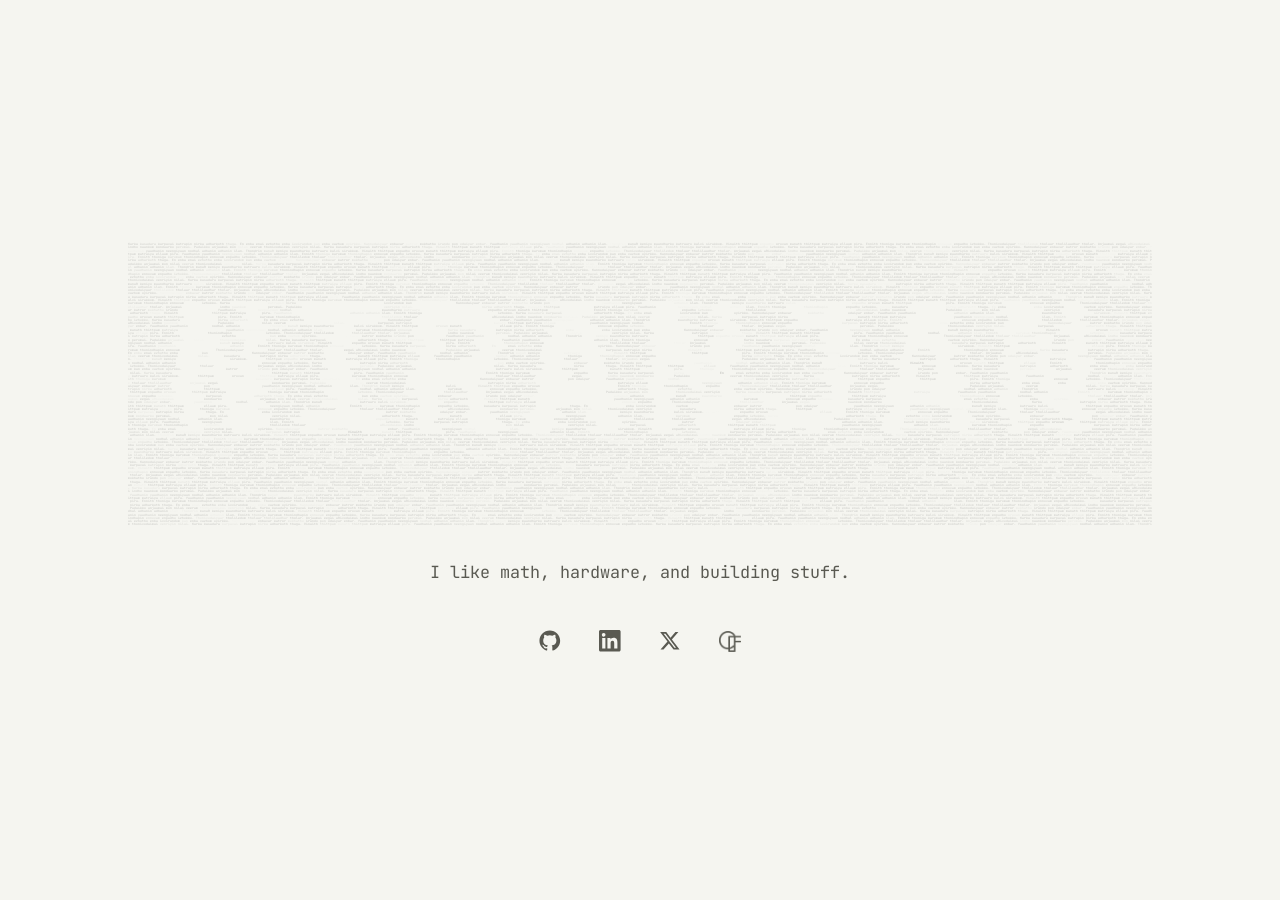
<file: index.html>
<!doctype html>
<html lang="en">
<head>
  <meta charset="utf-8" />
  <meta name="viewport" content="width=device-width, initial-scale=1" />
  <title>Niranjan</title>
  <meta name="description" content="Niranjan Baskaran — math, hardware, building stuff." />
  <link rel="preconnect" href="https://fonts.googleapis.com" />
  <link rel="preconnect" href="https://fonts.gstatic.com" crossorigin />
  <link rel="stylesheet" href="https://fonts.googleapis.com/css2?family=JetBrains+Mono:wght@400;500;700;800&display=swap" />
  <style>
    :root {
      --bg: #0e0e0e;
      --fg: #f5f5f0;
      --muted: #8a8a82;
      --accent: #f5a524;
      --outside-alpha: 0.12;
    }
    @media (prefers-color-scheme: light) {
      :root { --bg: #f5f5f0; --fg: #0e0e0e; --muted: #5a5a52; --accent: #b86d00; --outside-alpha: 0.18; }
    }

    * { box-sizing: border-box; }
    html, body { margin: 0; padding: 0; height: 100%; }
    body {
      background: var(--bg);
      color: var(--fg);
      font-family: "Berkeley Mono", "TX-02", "JetBrains Mono", ui-monospace, SFMono-Regular, Menlo, Consolas, monospace;
      min-height: 100dvh;
      display: flex;
      align-items: center;
      justify-content: center;
      padding: 2rem 1rem;
      line-height: 1.5;
      text-align: center;
    }
    main {
      width: 100%;
      max-width: 64rem;
    }

    .name-stage {
      position: relative;
      width: 100%;
      aspect-ratio: 5 / 1.4;
      margin: 0 0 2rem;
    }
    .name-stage canvas {
      display: block;
      width: 100%;
      height: 100%;
    }
    .sr-only {
      position: absolute;
      width: 1px;
      height: 1px;
      padding: 0;
      margin: -1px;
      overflow: hidden;
      clip: rect(0 0 0 0);
      white-space: nowrap;
      border: 0;
    }

    p.subtitle {
      color: var(--muted);
      font-size: 1.05rem;
      margin: 0 0 2.5rem;
    }
    ul.links {
      list-style: none;
      padding: 0;
      margin: 0;
      display: flex;
      flex-direction: row;
      justify-content: center;
      align-items: center;
      gap: 1.75rem;
    }
    ul.links a {
      color: var(--muted);
      display: inline-flex;
      align-items: center;
      justify-content: center;
      width: 2rem;
      height: 2rem;
      transition: color 140ms ease, transform 140ms ease;
    }
    ul.links a:hover,
    ul.links a:focus-visible {
      color: var(--fg);
      transform: translateY(-1px);
      outline: none;
    }
    ul.links svg {
      width: 1.35rem;
      height: 1.35rem;
      fill: currentColor;
    }
    ul.links .mask-icon {
      display: inline-block;
      width: 1.35rem;
      height: 1.35rem;
      background-color: currentColor;
      -webkit-mask-image: var(--mask);
      mask-image: var(--mask);
      -webkit-mask-repeat: no-repeat;
      mask-repeat: no-repeat;
      -webkit-mask-position: center;
      mask-position: center;
      -webkit-mask-size: contain;
      mask-size: contain;
    }
  </style>
</head>
<body>
  <main>
    <div class="name-stage">
      <h1 class="sr-only">NIRANJAN</h1>
      <canvas aria-hidden="true"></canvas>
    </div>
    <p class="subtitle">I like math, hardware, and building stuff.</p>
    <ul class="links">
      <li>
        <a href="https://github.com/Bankminer78" rel="me" aria-label="GitHub">
          <svg viewBox="0 0 24 24" aria-hidden="true">
            <path d="M12 .5C5.65.5.5 5.65.5 12c0 5.08 3.29 9.39 7.86 10.91.58.1.79-.25.79-.56 0-.28-.01-1.02-.02-2-3.2.69-3.87-1.54-3.87-1.54-.52-1.33-1.28-1.69-1.28-1.69-1.05-.72.08-.7.08-.7 1.16.08 1.77 1.19 1.77 1.19 1.03 1.77 2.7 1.26 3.36.96.1-.75.4-1.26.73-1.55-2.55-.29-5.24-1.28-5.24-5.69 0-1.26.45-2.29 1.18-3.1-.12-.29-.51-1.46.11-3.05 0 0 .96-.31 3.16 1.18a10.93 10.93 0 0 1 5.75 0c2.2-1.49 3.16-1.18 3.16-1.18.62 1.59.23 2.76.11 3.05.74.81 1.18 1.84 1.18 3.1 0 4.42-2.7 5.39-5.27 5.68.41.36.78 1.07.78 2.16 0 1.56-.01 2.81-.01 3.19 0 .31.21.67.8.55C20.22 21.39 23.5 17.08 23.5 12 23.5 5.65 18.35.5 12 .5z"/>
          </svg>
        </a>
      </li>
      <li>
        <a href="https://www.linkedin.com/in/niranjan-baskaran-a906a5205/" rel="me" aria-label="LinkedIn">
          <svg viewBox="0 0 24 24" aria-hidden="true">
            <path d="M20.45 20.45h-3.55v-5.57c0-1.33-.02-3.04-1.85-3.04-1.86 0-2.14 1.45-2.14 2.94v5.67H9.36V9h3.41v1.56h.05c.47-.9 1.64-1.85 3.37-1.85 3.6 0 4.27 2.37 4.27 5.46v6.28zM5.34 7.43a2.06 2.06 0 1 1 0-4.11 2.06 2.06 0 0 1 0 4.11zM7.12 20.45H3.56V9h3.56v11.45zM22.22 0H1.77C.79 0 0 .77 0 1.72v20.56C0 23.23.79 24 1.77 24h20.45c.98 0 1.78-.77 1.78-1.72V1.72C24 .77 23.2 0 22.22 0z"/>
          </svg>
        </a>
      </li>
      <li>
        <a href="https://x.com/bankminer78" rel="me" aria-label="X">
          <svg viewBox="0 0 24 24" aria-hidden="true">
            <path d="M18.244 2.25h3.308l-7.227 8.26 8.502 11.24H16.17l-5.214-6.817L4.99 21.75H1.68l7.73-8.835L1.254 2.25H8.08l4.713 6.231zm-1.161 17.52h1.833L7.084 4.126H5.117z"/>
          </svg>
        </a>
      </li>
      <li>
        <a href="https://confluence.sh/" rel="me" aria-label="Confluence Labs">
          <span class="mask-icon" style="--mask: url('confluence-mark.png')"></span>
        </a>
      </li>
    </ul>
  </main>

  <script>
    (function () {
      const canvas = document.querySelector('.name-stage canvas');
      const stage = canvas.parentElement;
      const ctx = canvas.getContext('2d', { alpha: false });

      // Romanized Thirukural couplets on learning, firmness, and boldness.
      // Drawn from chapters 40 (Kalvi), 67 (Vinaith-thittpam), and 78
      // (Padaikku-anjaamai). Looped to fill the grid.
      const CANNED_TEXT = (
        "Karka kasadara karpavai katrapin nirka adharkuth thaga. " +
        "En enba enai ezhuthu enba ivvirandum kan enba vazhum uyirkku. " +
        "Kannudaiyaar enbavar katror mukhathu irandu pun udaiyar enbar. " +
        "Yaadhanin yaadhanin neengiyaan nodhal adhanin adhanin ilan. " +
        "Thondrin manaR keniyu maandharku katraaru kalvi sirakkum. " +
        "Vinaith thittpam enpadhu oruvan manath thittpam matraiya ellaam pira. " +
        "Ennith thuniga karumam thunindhapin ennuvam enpadhu izhukku. " +
        "Thunivudaiyaar tholiledum tholaar tholilaadhar tholar. " +
        "Anjaamai eegai aRivudaimai indhu naankum kondaarku perumai. " +
        "Padaikku anjaamai mun nilai veeram thunivudaimai venriyin nilai. " +
        "Karka kasadara karpavai katrapin nirka adharkuth thaga. " +
        "Vinaith thittpam manath thittpam matraiya ellaam pira. " +
        "Yaadhanin yaadhanin neengiyaan nodhal adhanin adhanin ilan. " +
        "Ennith thuniga karumam thunindhapin ennuvam enpadhu izhukku. "
      ).replace(/\s+/g, ' ');

      const FONT_PX = 3;
      const CELL_FONT = `500 ${FONT_PX}px "Berkeley Mono", "TX-02", "JetBrains Mono", ui-monospace, SFMono-Regular, Menlo, Consolas, monospace`;
      const MASK_FONT_FAMILY = `"Berkeley Mono", "TX-02", "JetBrains Mono", ui-monospace, SFMono-Regular, Menlo, Consolas, monospace`;

      let raf = 0;

      function buildMask(W, H) {
        const m = document.createElement('canvas');
        m.width = W; m.height = H;
        const mctx = m.getContext('2d');
        mctx.fillStyle = '#fff';

        // Choose font size so NIRANJAN spans ~92% of the canvas width.
        let fSize = H * 0.95;
        const setFont = (s) => {
          mctx.font = `800 ${s}px ${MASK_FONT_FAMILY}`;
          if ('letterSpacing' in mctx) mctx.letterSpacing = '0.06em';
        };
        setFont(fSize);

        // measureText doesn't account for letterSpacing in older browsers; correct for it.
        const lsExtra = (size) => ('letterSpacing' in mctx ? 0 : size * 0.06 * 7);
        const widthAt = (s) => { setFont(s); return mctx.measureText('NIRANJAN').width + lsExtra(s); };
        const targetW = W * 0.92;
        const w0 = widthAt(fSize);
        if (w0 > targetW) fSize *= targetW / w0;

        setFont(fSize);
        mctx.textBaseline = 'middle';
        mctx.textAlign = 'center';
        mctx.fillText('NIRANJAN', W / 2, H / 2);
        return mctx.getImageData(0, 0, W, H).data;
      }

      function setup() {
        cancelAnimationFrame(raf);

        const dpr = Math.min(2, window.devicePixelRatio || 1);
        const W = stage.clientWidth;
        const H = stage.clientHeight;
        if (W < 80 || H < 30) return;

        canvas.width = Math.round(W * dpr);
        canvas.height = Math.round(H * dpr);
        const c = ctx;
        c.setTransform(1, 0, 0, 1, 0, 0);
        c.scale(dpr, dpr);

        const cs = getComputedStyle(document.documentElement);
        const bg = getComputedStyle(document.body).backgroundColor;
        const fg = cs.getPropertyValue('--fg').trim() || '#f5f5f0';
        const outsideAlpha = parseFloat(cs.getPropertyValue('--outside-alpha')) || 0.12;

        c.fillStyle = bg;
        c.fillRect(0, 0, W, H);

        c.font = CELL_FONT;
        c.textBaseline = 'top';
        const charW = c.measureText('M').width;
        const charH = FONT_PX * 1.1;

        const COLS = Math.floor(W / charW);
        const ROWS = Math.floor(H / charH);
        if (COLS < 8 || ROWS < 4) return;

        const xOffset = (W - COLS * charW) / 2;
        const yOffset = (H - ROWS * charH) / 2;

        const mask = buildMask(W, H);

        const cells = new Array(COLS * ROWS);
        for (let r = 0; r < ROWS; r++) {
          for (let cx = 0; cx < COLS; cx++) {
            const px = Math.min(W - 1, Math.floor(xOffset + cx * charW + charW / 2));
            const py = Math.min(H - 1, Math.floor(yOffset + r * charH + charH / 2));
            const inside = mask[(py * W + px) * 4 + 3] > 80;
            cells[r * COLS + cx] = {
              x: xOffset + cx * charW,
              y: yOffset + r * charH,
              inside,
              char: CANNED_TEXT.charAt((r * COLS + cx) % CANNED_TEXT.length),
              word: null
            };
          }
        }

        // Group consecutive non-space cells into words, classify whole-word
        // by sampling mask at the word's middle cell. Schedule a fade-in
        // window per word so the page denoises out of blackness.
        const reduceMotion = matchMedia('(prefers-reduced-motion: reduce)').matches;
        const words = [];
        let cur = null;
        for (let k = 0; k < cells.length; k++) {
          const cell = cells[k];
          if (cell.char === ' ' || cell.char === '') {
            if (cur) { words.push(cur); cur = null; }
          } else {
            if (!cur) cur = { cells: [] };
            cur.cells.push(k);
          }
        }
        if (cur) words.push(cur);

        for (let w = 0; w < words.length; w++) {
          const word = words[w];
          const mid = cells[word.cells[word.cells.length >> 1]];
          word.inside = mid.inside;
          // Outside words emerge first (the dim "dust"); inside words
          // crystallize into the silhouette slightly later.
          if (word.inside) {
            word.tStart = 1800 + Math.random() * 2400;
          } else {
            word.tStart = Math.random() * 1800;
          }
          word.tDur = 600 + Math.random() * 700;
          if (reduceMotion) { word.tStart = 0; word.tDur = 1; }
          for (let ci = 0; ci < word.cells.length; ci++) cells[word.cells[ci]].word = word;
        }

        const t0 = performance.now();

        function smoothstep(x) {
          if (x <= 0) return 0;
          if (x >= 1) return 1;
          return x * x * (3 - 2 * x);
        }

        function frame(t) {
          const elapsed = t - t0;
          c.fillStyle = bg;
          c.fillRect(0, 0, W, H);
          c.font = CELL_FONT;
          c.textBaseline = 'top';
          c.fillStyle = fg;

          let allDone = true;

          // Outside (dim) pass.
          for (let k = 0; k < cells.length; k++) {
            const cell = cells[k];
            const word = cell.word;
            if (!word || word.inside) continue;
            const p = smoothstep((elapsed - word.tStart) / word.tDur);
            if (p < 1) allDone = false;
            if (p <= 0) continue;
            c.globalAlpha = p * outsideAlpha;
            c.fillText(cell.char, cell.x, cell.y);
          }

          // Inside (bright) pass.
          for (let k = 0; k < cells.length; k++) {
            const cell = cells[k];
            const word = cell.word;
            if (!word || !word.inside) continue;
            const p = smoothstep((elapsed - word.tStart) / word.tDur);
            if (p < 1) allDone = false;
            if (p <= 0) continue;
            c.globalAlpha = p;
            c.fillText(cell.char, cell.x, cell.y);
          }

          c.globalAlpha = 1;
          if (!allDone) raf = requestAnimationFrame(frame);
        }

        raf = requestAnimationFrame(frame);
      }

      const ready = (document.fonts && document.fonts.ready)
        ? document.fonts.ready
        : Promise.resolve();
      ready.then(() => requestAnimationFrame(setup));

      let resizeTimer;
      window.addEventListener('resize', () => {
        clearTimeout(resizeTimer);
        resizeTimer = setTimeout(setup, 200);
      });
    })();
  </script>
</body>
</html>
</file>
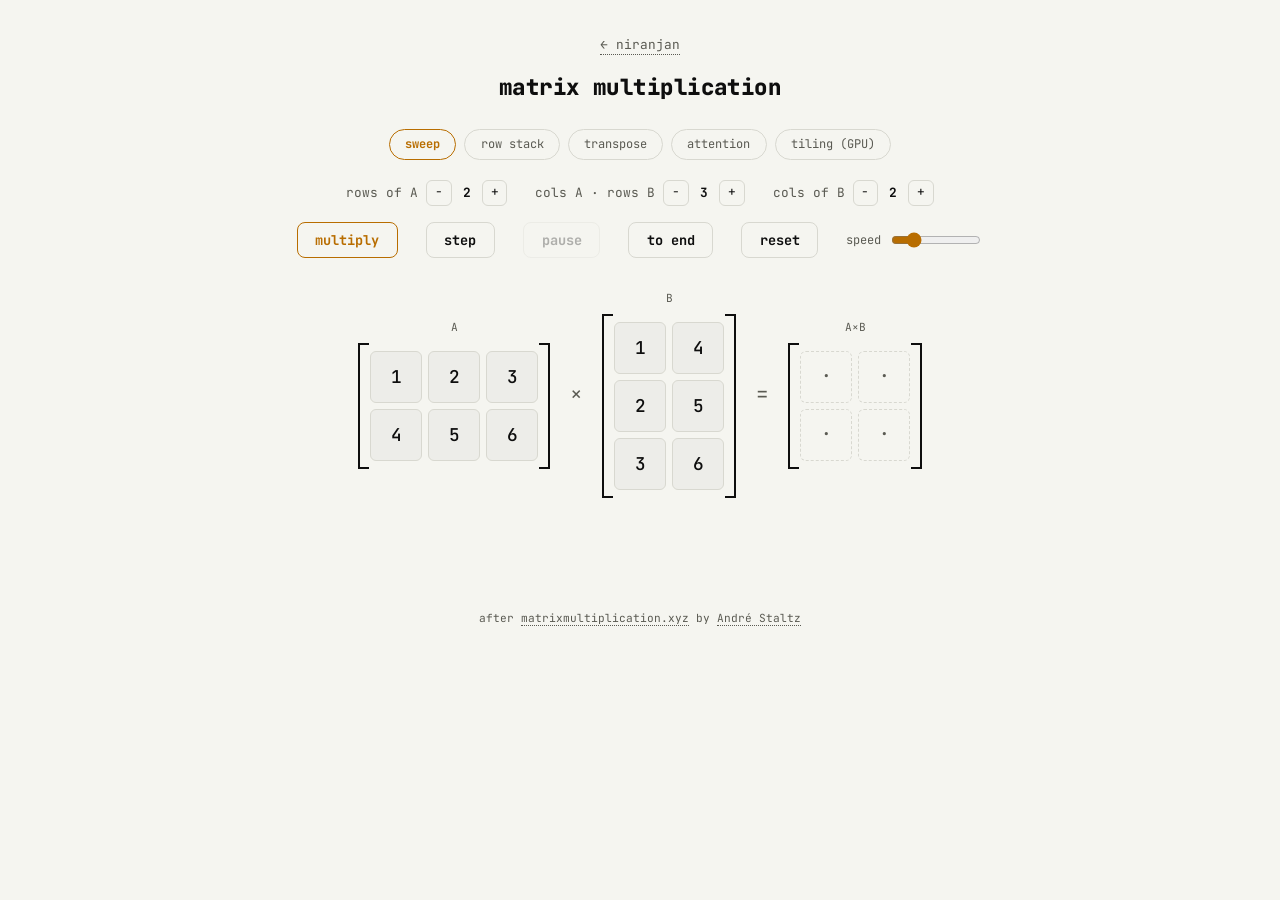
<file: matmul/index.html>
<!doctype html>
<html lang="en">
<head>
  <meta charset="utf-8" />
  <meta name="viewport" content="width=device-width, initial-scale=1" />
  <title>matmul — Niranjan</title>
  <meta name="description" content="Interactive matrix multiplication visualizer — each row vector keeps its color through the dot product." />
  <link rel="icon" href="data:image/svg+xml,<svg xmlns='http://www.w3.org/2000/svg' viewBox='0 0 100 100'><text y='.9em' font-size='90'>✕</text></svg>" />
  <link rel="preconnect" href="https://fonts.googleapis.com" />
  <link rel="preconnect" href="https://fonts.gstatic.com" crossorigin />
  <link rel="stylesheet" href="https://fonts.googleapis.com/css2?family=JetBrains+Mono:wght@400;500;700;800&display=swap" />
  <style>
    :root {
      --bg: #0e0e0e;
      --fg: #f5f5f0;
      --muted: #8a8a82;
      --accent: #f5a524;
      --line: #2a2a26;
      --s: 52px;   /* cell size */
      --g: 6px;    /* cell gap */
      --vl: 68%;   /* vector color lightness */
      --vs: 42%;   /* vector color saturation */
    }
    @media (prefers-color-scheme: light) {
      :root { --bg: #f5f5f0; --fg: #0e0e0e; --muted: #5a5a52; --accent: #b86d00; --line: #d8d8d0; --vl: 38%; --vs: 48%; }
    }
    @media (max-width: 720px) {
      :root { --s: 40px; --g: 5px; }
    }

    * { box-sizing: border-box; }
    html, body { margin: 0; padding: 0; }
    body {
      background: var(--bg);
      color: var(--fg);
      font-family: "Berkeley Mono", "TX-02", "JetBrains Mono", ui-monospace, SFMono-Regular, Menlo, Consolas, monospace;
      min-height: 100dvh;
      padding: 2rem 1rem 4rem;
      line-height: 1.5;
    }
    main { max-width: 72rem; margin: 0 auto; }

    header { text-align: center; margin-bottom: 1.5rem; }
    header h1 { font-size: 1.4rem; font-weight: 800; margin: 0 0 .25rem; letter-spacing: .02em; }
    header a, footer a { color: var(--muted); text-decoration: none; border-bottom: 1px dotted var(--muted); }
    header a:hover, footer a:hover { color: var(--accent); border-color: var(--accent); }
    .home { display: inline-block; margin-bottom: 1rem; font-size: .8rem; }
    footer { text-align: center; color: var(--muted); font-size: .7rem; margin-top: 3.5rem; }

    /* ---- controls ---- */
    .controls, .actions {
      display: flex; flex-wrap: wrap; justify-content: center; align-items: center;
      gap: 1rem 1.75rem; margin: 0 0 1rem;
    }
    .dim { display: flex; align-items: center; gap: .5rem; font-size: .8rem; color: var(--muted); }
    .dim b { color: var(--fg); font-weight: 700; min-width: 1.1em; text-align: center; }
    .dim button {
      width: 1.6rem; height: 1.6rem; border-radius: 6px; border: 1px solid var(--line);
      background: transparent; color: var(--fg); font: inherit; cursor: pointer; line-height: 1;
    }
    .dim button:hover:not(:disabled) { border-color: var(--accent); color: var(--accent); }
    .dim button:disabled { opacity: .3; cursor: default; }

    .actions button {
      font: inherit; font-size: .85rem; font-weight: 700; cursor: pointer;
      padding: .45rem 1.1rem; border-radius: 8px; border: 1px solid var(--line);
      background: transparent; color: var(--fg);
    }
    .actions button:hover:not(:disabled) { border-color: var(--accent); color: var(--accent); }
    .actions button:disabled { opacity: .3; cursor: default; }
    .actions #multiply, .actions #attnstep, .actions #tilstep { border-color: var(--accent); color: var(--accent); }
    .actions #multiply:hover:not(:disabled), .actions #attnstep:hover:not(:disabled), .actions #tilstep:hover:not(:disabled) { background: var(--accent); color: var(--bg); }
    .speed { display: flex; align-items: center; gap: .5rem; font-size: .75rem; color: var(--muted); }
    .speed input { accent-color: var(--accent); width: 90px; }

    .tabs { display: flex; justify-content: center; gap: .5rem; margin-bottom: 1.25rem; }
    .tab {
      font: inherit; font-size: .75rem; cursor: pointer;
      padding: .35rem .95rem; border-radius: 999px;
      border: 1px solid var(--line); background: transparent; color: var(--muted);
    }
    .tab:hover { color: var(--accent); border-color: var(--accent); }
    .tab.active { color: var(--accent); border-color: var(--accent); font-weight: 700; }

    /* ---- static views ---- */
    #view-rows { --s: 36px; }
    #view-trans { --s: 40px; }
    #rowswrap, #transwrap { overflow-x: auto; padding: 0 .5rem; }
    .rline {
      display: flex; justify-content: center; align-items: center;
      gap: .75rem; margin: .6rem auto; min-width: max-content;
    }
    .vstack { text-align: center; color: var(--muted); margin: 1.2rem 0 .8rem; font-size: .85rem; }
    .tmode { text-align: center; color: var(--muted); font-size: .78rem; margin-bottom: 1.4rem; }
    .tmode b { color: var(--fg); }
    #tstage { position: relative; margin: 0 auto; }
    .teq {
      position: absolute; inset: 0;
      display: flex; align-items: center; justify-content: center;
      opacity: 0; visibility: hidden; transition: opacity .28s ease;
    }
    .teq.show { opacity: 1; visibility: visible; }
    .teqrow { display: flex; align-items: center; gap: .7rem; }
    .fcell {
      position: absolute; z-index: 4; margin: 0;
      background: var(--bg);
      transition-property: left, top;
      transition-duration: .7s;
      transition-timing-function: cubic-bezier(.45, 0, .25, 1);
    }
    .fcell.tint { background: color-mix(in srgb, var(--vc) 14%, var(--bg)); }
    .cell.tint {
      color: var(--vc); font-weight: 700;
      border-color: color-mix(in srgb, var(--vc) 45%, transparent);
      background: color-mix(in srgb, var(--vc) 14%, transparent);
    }
    .cap { text-align: center; color: var(--muted); font-size: .75rem; max-width: 38rem; margin: 1.6rem auto 0; }
    .cap b { color: var(--fg); }

    /* ---- attention view ---- */
    #view-attn { --s: 38px; }
    #attnwrap { overflow-x: auto; padding: 0 .5rem; }
    .attnline { margin: 1.1rem auto; }
    .projline {
      display: flex; flex-wrap: wrap; justify-content: center;
      gap: 0 2.2rem; margin-bottom: .6rem;
      border-bottom: 1px solid var(--line); padding-bottom: 1rem;
    }
    .peq { margin: .5rem 0; }
    /* ---- tiling view ---- */
    #view-tiling { --s: 24px; --g: 3px; }
    #tilewrap { overflow-x: auto; padding: 0 .5rem; }
    #view-tiling .cell { border-radius: 4px; }
    #view-tiling .cell.ck { background: color-mix(in srgb, var(--fg) 11%, transparent); }
    #tilestats, #tilestat {
      text-align: center; color: var(--muted); font-size: .75rem;
      max-width: 640px; margin: 0 auto .5rem; line-height: 1.5;
    }
    #tilestat { min-height: 1.2em; margin-top: .6rem; }
    .tilesizes button.active { border-color: var(--accent); color: var(--accent); }
    .legend { text-align: center; color: var(--muted); font-size: .75rem; margin-bottom: 1.2rem; }
    .legend i { display: inline-block; width: .7em; height: .7em; border-radius: 50%; margin: 0 .3em 0 .9em; vertical-align: baseline; }
    .cell.soft { border-style: dashed; color: var(--muted); background: transparent; }
    .cell.filled { animation: pop .3s ease; font-weight: 700; }
    .cell.hl { box-shadow: inset 0 0 0 2px var(--accent); }
    .sarr { color: var(--muted); font-size: .68rem; text-align: center; line-height: 1.4; }
    .matrow { display: flex; align-items: center; gap: .4rem; }
    .rowlabs { display: grid; padding: 8px 0; align-content: center; }
    .rowlabs span { height: var(--s); display: flex; align-items: center; font-size: .62rem; font-weight: 700; }
    .collabs { display: grid; margin: 0 auto .15rem; width: fit-content; padding: 0 12px 0 12px; }
    .collabs span { text-align: center; font-size: .62rem; font-weight: 700; }

    /* ---- stage / equation ---- */
    #stage {
      position: relative;
      padding-top: var(--reserve, 16px);
      padding-bottom: var(--reserve-bot, 0px);
      transition: padding-top .35s ease, padding-bottom .35s ease;
      overflow-x: auto; overflow-y: hidden;
    }
    .equation {
      display: flex; justify-content: center; align-items: center;
      gap: clamp(.5rem, 2vw, 1.25rem);
      min-width: max-content; margin: 0 auto; padding: 0 .5rem;
    }
    .op { color: var(--muted); font-size: 1.3rem; user-select: none; }

    .mat { text-align: center; }
    .mat .label { color: var(--muted); font-size: .7rem; margin-bottom: .4rem; }
    .brackets { position: relative; padding: 8px 12px; display: inline-block; transition: opacity .3s ease; }
    .brackets::before, .brackets::after {
      content: ''; position: absolute; top: 0; bottom: 0; width: 9px;
      border: 2px solid var(--fg);
    }
    .brackets::before { left: 0; border-right: none; }
    .brackets::after  { right: 0; border-left: none; }
    .ghost .brackets { opacity: .15; }

    .grid { display: grid; gap: var(--g); }
    .cell {
      width: var(--s); height: var(--s);
      display: flex; align-items: center; justify-content: center;
      font-size: calc(var(--s) * .34); font-weight: 500;
      border: 1px solid var(--line); border-radius: 6px;
      background: color-mix(in srgb, var(--fg) 3%, transparent);
    }
    .cell input {
      width: 100%; height: 100%; border: 0; background: transparent; color: inherit;
      font: inherit; text-align: center; outline: none; border-radius: 6px;
      appearance: textfield; -moz-appearance: textfield;
    }
    .cell input::-webkit-outer-spin-button, .cell input::-webkit-inner-spin-button { appearance: none; margin: 0; }
    .cell input:focus { box-shadow: inset 0 0 0 2px var(--accent); }
    .cell.empty { color: var(--muted); border-style: dashed; background: transparent; }
    .cell.result {
      color: var(--vc); border-color: color-mix(in srgb, var(--vc) 45%, transparent);
      background: color-mix(in srgb, var(--vc) 14%, transparent);
      animation: pop .35s ease;
      font-weight: 700;
    }
    .cell.long { font-size: calc(var(--s) * .26); }
    @keyframes pop { 0% { transform: scale(.5); } 60% { transform: scale(1.15); } 100% { transform: scale(1); } }

    /* ---- flyer (rotated B sweeping over A) ---- */
    #flyer {
      position: absolute; z-index: 5;
      transition-property: left, top, opacity;
      transition-timing-function: cubic-bezier(.45, 0, .25, 1);
    }
    #flyer.fade { opacity: 0; }
    #flyer .fgrid {
      display: grid; gap: var(--g);
      transition: transform .7s cubic-bezier(.5, 0, .3, 1);
    }
    #flyer.rot .fgrid { transform: rotate(-90deg); }
    .chip {
      width: var(--s); height: var(--s);
      display: flex; align-items: center; justify-content: center;
      border-radius: 6px;
      background: color-mix(in srgb, var(--vc) 14%, var(--bg));
      border: 1px solid color-mix(in srgb, var(--vc) 50%, transparent);
      transition: opacity .45s ease;
    }
    .chip.done { opacity: .15; }
    .chip span {
      color: var(--vc); font-weight: 700; font-size: calc(var(--s) * .34);
      transition: transform .7s cubic-bezier(.5, 0, .3, 1);
      white-space: nowrap;
    }
    #flyer.rot .chip span { transform: rotate(90deg); }
    .chip.mul span { font-size: calc(var(--s) * .27); }
    .chip.mul.long span { font-size: calc(var(--s) * .21); }

    /* ---- readout ---- */
    #readout {
      margin: 1.5rem auto 0; max-width: 34rem; min-height: 2rem;
      font-size: .8rem; text-align: center;
      display: flex; flex-direction: column; gap: .2rem;
      max-height: 10.5rem; overflow-y: auto;
    }
    #readout .line { color: var(--vc); opacity: .45; }
    #readout .line.now { opacity: 1; }
    #readout sub { font-size: .65em; }
  </style>
</head>
<body>
<main>
  <header>
    <a class="home" href="/">← niranjan</a>
    <h1>matrix multiplication</h1>
  </header>

  <div class="tabs">
    <button class="tab active" data-view="sweep">sweep</button>
    <button class="tab" data-view="rows">row stack</button>
    <button class="tab" data-view="trans">transpose</button>
    <button class="tab" data-view="attn">attention</button>
    <button class="tab" data-view="tiling">tiling (GPU)</button>
  </div>

  <div class="controls">
    <div class="dim"><span>rows of A</span> <button data-dim="m" data-d="-1">−</button><b id="mval"></b><button data-dim="m" data-d="1">+</button></div>
    <div class="dim"><span>cols A · rows B</span> <button data-dim="n" data-d="-1">−</button><b id="nval"></b><button data-dim="n" data-d="1">+</button></div>
    <div class="dim"><span>cols of B</span> <button data-dim="p" data-d="-1">−</button><b id="pval"></b><button data-dim="p" data-d="1">+</button></div>
  </div>

  <div class="actions">
    <button id="multiply">multiply</button>
    <button id="stepbtn">step</button>
    <button id="pause" disabled>pause</button>
    <button id="endbtn">to end</button>
    <button id="reset">reset</button>
    <label class="speed">speed <input id="speed" type="range" min="0.5" max="3" step="0.25" value="1" /></label>
  </div>

  <section id="view-sweep">
    <div id="stage">
      <div class="equation">
        <div class="mat"><div class="label">A</div><div class="brackets"><div class="grid" id="gridA"></div></div></div>
        <div class="op">×</div>
        <div class="mat" id="matB"><div class="label">B</div><div class="brackets"><div class="grid" id="gridB"></div></div></div>
        <div class="op">=</div>
        <div class="mat"><div class="label">A×B</div><div class="brackets"><div class="grid" id="gridC"></div></div></div>
      </div>
    </div>
    <div id="readout" aria-live="polite"></div>
  </section>

  <section id="view-rows" hidden>
    <div id="rowswrap"></div>
    <p class="cap">each row of A hits B on its own: a<sub>i</sub> is a 1×n matrix and a<sub>i</sub>·B is its own little matmul.
    stacking the results vertically rebuilds the product — <code>A@B = vstack(a₁@B, …, a_m@B)</code>.</p>
  </section>

  <section id="view-trans" hidden>
    <div class="tmode" id="tmode"></div>
    <div id="transwrap"></div>
    <div class="actions"><button id="flipbtn">transpose ⇄</button></div>
    <p class="cap">math thinks in column vectors: y = A·x. code usually stores x as a row, so the same product is written y = x·Aᵀ.
    transposing flips the whole equation — (A·x)ᵀ = xᵀ·Aᵀ — watch each entry reflect across the diagonal: same numbers, laid on their side.
    (here x is the first column of B.)</p>
  </section>

  <section id="view-attn" hidden>
    <div class="controls">
      <div class="dim"><span>tokens</span> <button data-adim="n" data-d="-1">−</button><b id="anval"></b><button data-adim="n" data-d="1">+</button></div>
      <div class="dim"><span>embed dim</span> <button data-adim="d" data-d="-1">−</button><b id="adval"></b><button data-adim="d" data-d="1">+</button></div>
    </div>
    <div class="legend" id="attnlegend"></div>
    <div id="attnwrap"></div>
    <div class="actions"><button id="attnstep">step</button><button id="attnplay">play</button><button id="attnend">to end</button></div>
    <p class="cap"><b>attention is matmul all the way down.</b>
    <b>projections:</b> the tokens are just rows of X — three matmuls (X·W<sub>q</sub>, X·W<sub>k</sub>, X·W<sub>v</sub>) turn each token row into its query, key, and value.
    <b>routing:</b> S = Q·Kᵀ dots every query row with every key row — the transpose trick turns a stack of rows into an all-pairs dot grid — and softmax makes each score row a set of weights.
    <b>mixing:</b> out = W·V is the row-stack view — each output token is a weighted blend of the value rows, and its color is the blend of the tokens it read from.</p>
  </section>

  <section id="view-tiling" hidden>
    <div class="controls tilesizes">
      <div class="dim"><span>tile size</span>
        <button data-tile="1">1×1</button><button data-tile="2">2×2</button><button data-tile="4">4×4</button><button data-tile="8">8×8</button>
      </div>
    </div>
    <div id="tilestats"></div>
    <div id="tilewrap"></div>
    <div id="tilestat" aria-live="polite"></div>
    <div class="actions"><button id="tilstep">step</button><button id="tilplay">play</button><button id="tilend">to end</button></div>
    <p class="cap"><b>this is how a GPU actually does it.</b>
    C is cut into square blocks (the checkerboard), and each block is assigned to its own compute unit — on real hardware they all run at once.
    a unit owns one tile of C: it marches along the shared dimension, pulling one tile of A and one tile of B at a time into fast on-chip memory, multiplying and accumulating into its tile.
    tiling is all about <b>reuse</b>: every number in a T×T tile loaded once feeds T multiplies, so bigger tiles mean fewer trips to slow memory — until the tiles stop fitting in on-chip memory.
    picking that sweet spot is most of what makes matmul kernels fast.</p>
  </section>

  <footer>
    after <a href="http://matrixmultiplication.xyz" target="_blank" rel="noopener">matrixmultiplication.xyz</a>
    by <a href="https://github.com/staltz/matrixmultiplication.xyz" target="_blank" rel="noopener">André Staltz</a>
  </footer>
</main>

<script>
(() => {
  const $ = (id) => document.getElementById(id);
  const stage = $('stage'), gridA = $('gridA'), gridB = $('gridB'), gridC = $('gridC');
  const matB = $('matB'), readout = $('readout');
  const btnMul = $('multiply'), btnPause = $('pause'), btnReset = $('reset'), speedInput = $('speed');

  const MAXD = 6, MIND = 1;
  const state = {
    m: 2, n: 3, p: 2,
    A: [], B: [],
    running: false, paused: false, stopFlag: false, speed: 1,
    stepMode: false, stepReq: 0, finishFlag: false,
  };
  let flyer = null;

  const rand = () => 1 + Math.floor(Math.random() * 9);
  const colorFor = (j, total = state.p) => `hsl(${(200 + (j - 1) * 360 / total) % 360} var(--vs) var(--vl))`;

  function computeC() {
    const C = [];
    for (let i = 0; i < state.m; i++) {
      C.push([]);
      for (let j = 0; j < state.p; j++) {
        let s = 0;
        for (let k = 0; k < state.n; k++) s += state.A[i][k] * state.B[k][j];
        C[i].push(s);
      }
    }
    return C;
  }

  function resizeGrid(M, rows, cols) {
    const out = [];
    for (let r = 0; r < rows; r++) {
      out.push([]);
      for (let c = 0; c < cols; c++) out[r].push(M[r]?.[c] ?? rand());
    }
    return out;
  }

  function px(name) { return parseFloat(getComputedStyle(document.documentElement).getPropertyValue(name)); }

  /* ---------- rendering ---------- */
  function renderInputs(grid, M, rows, cols, name) {
    grid.style.gridTemplateColumns = `repeat(${cols}, var(--s))`;
    grid.innerHTML = '';
    for (let r = 0; r < rows; r++) for (let c = 0; c < cols; c++) {
      const cell = document.createElement('div');
      cell.className = 'cell';
      const inp = document.createElement('input');
      inp.type = 'number'; inp.value = M[r][c];
      inp.setAttribute('aria-label', `${name}[${r + 1}][${c + 1}]`);
      inp.addEventListener('change', () => {
        let v = parseInt(inp.value, 10);
        if (!Number.isFinite(v)) v = 0;
        v = Math.max(-99, Math.min(99, v));
        inp.value = v; M[r][c] = v;
      });
      cell.appendChild(inp);
      grid.appendChild(cell);
    }
  }

  function renderC() {
    gridC.style.gridTemplateColumns = `repeat(${state.p}, var(--s))`;
    gridC.innerHTML = '';
    for (let r = 0; r < state.m; r++) for (let c = 0; c < state.p; c++) {
      const cell = document.createElement('div');
      cell.className = 'cell empty';
      cell.id = `c-${r + 1}-${c + 1}`;
      cell.textContent = '·';
      gridC.appendChild(cell);
    }
  }

  function renderAll() {
    state.A = resizeGrid(state.A, state.m, state.n);
    state.B = resizeGrid(state.B, state.n, state.p);
    renderInputs(gridA, state.A, state.m, state.n, 'A');
    renderInputs(gridB, state.B, state.n, state.p, 'B');
    renderC();
    $('mval').textContent = state.m; $('nval').textContent = state.n; $('pval').textContent = state.p;
    document.querySelectorAll('.dim button').forEach(b => {
      const v = state[b.dataset.dim], d = +b.dataset.d;
      b.disabled = state.running || (d < 0 ? v <= MIND : v >= MAXD);
    });
  }

  /* ---------- static views ---------- */
  function staticMatrix(vals, label, colorFn, keyFn, deco, labs) {
    const mat = document.createElement('div');
    mat.className = 'mat';
    if (label != null) {
      const l = document.createElement('div');
      l.className = 'label'; l.innerHTML = label;
      mat.appendChild(l);
    }
    const br = document.createElement('div'); br.className = 'brackets';
    const g = document.createElement('div'); g.className = 'grid';
    g.style.gridTemplateColumns = `repeat(${vals[0].length}, var(--s))`;
    vals.forEach((row, r) => row.forEach((v, c) => {
      const cell = document.createElement('div');
      cell.className = 'cell';
      const col = colorFn && colorFn(r, c);
      if (col) { cell.classList.add('tint'); cell.style.setProperty('--vc', col); }
      if (String(v).length > 3) cell.classList.add('long');
      if (keyFn) cell.dataset.key = keyFn(r, c);
      cell.textContent = v;
      if (deco) deco(cell, r, c);
      g.appendChild(cell);
    }));
    br.appendChild(g);
    if (labs && labs.cols) {
      const cl = document.createElement('div');
      cl.className = 'collabs';
      cl.style.gridTemplateColumns = `repeat(${vals[0].length}, var(--s))`;
      cl.style.gap = 'var(--g)';
      labs.cols.forEach(([t, col]) => {
        const s = document.createElement('span');
        s.textContent = t; s.style.color = col;
        cl.appendChild(s);
      });
      mat.appendChild(cl);
    }
    if (labs && labs.rows) {
      const mr = document.createElement('div');
      mr.className = 'matrow';
      const rl = document.createElement('div');
      rl.className = 'rowlabs';
      rl.style.gridTemplateRows = `repeat(${vals.length}, var(--s))`;
      rl.style.gap = 'var(--g)';
      labs.rows.forEach(([t, col]) => {
        const s = document.createElement('span');
        s.textContent = t; s.style.color = col;
        rl.appendChild(s);
      });
      mr.appendChild(rl); mr.appendChild(br);
      mat.appendChild(mr);
    } else {
      mat.appendChild(br);
    }
    return mat;
  }
  const opEl = (s) => { const d = document.createElement('div'); d.className = 'op'; d.textContent = s; return d; };

  function renderRows() {
    const wrap = $('rowswrap');
    wrap.innerHTML = '';
    const C = computeC();
    const byCol = (r, c) => colorFor(c + 1);
    for (let i = 0; i < state.m; i++) {
      const line = document.createElement('div');
      line.className = 'rline';
      line.appendChild(staticMatrix([state.A[i]], i === 0 ? `a<sub>${i + 1}</sub> (row of A)` : `a<sub>${i + 1}</sub>`));
      line.appendChild(opEl('×'));
      line.appendChild(staticMatrix(state.B, i === 0 ? 'B' : null));
      line.appendChild(opEl('='));
      line.appendChild(staticMatrix([C[i]], i === 0 ? `a<sub>${i + 1}</sub>·B` : null, byCol));
      wrap.appendChild(line);
    }
    const v = document.createElement('div');
    v.className = 'vstack'; v.textContent = '⇓ stack the rows';
    wrap.appendChild(v);
    const last = document.createElement('div');
    last.className = 'rline';
    last.appendChild(staticMatrix(C, 'A×B', byCol));
    wrap.appendChild(last);
  }

  const T_TITLES = {
    col: 'math · column vectors — <b>y = A·x</b>',
    row: 'code · row vectors — <b>y = x·Aᵀ</b>',
  };
  let tcur = 'col', tBusy = false, tEls = null;

  function renderTrans() {
    const wrap = $('transwrap');
    wrap.innerHTML = '';
    tcur = 'col'; tBusy = false;
    const x = state.B.map(r => [r[0]]);
    const y = state.A.map(row => [row.reduce((s, a, k) => s + a * x[k][0], 0)]);
    const AT = state.A[0].map((_, c) => state.A.map(r => r[c]));
    const xT = [x.map(r => r[0])];
    const yT = [y.map(r => r[0])];
    const tstage = document.createElement('div');
    tstage.id = 'tstage';
    const mkeq = (parts) => {
      const eq = document.createElement('div'); eq.className = 'teq';
      const row = document.createElement('div'); row.className = 'teqrow';
      parts.forEach(p => row.appendChild(p)); eq.appendChild(row);
      tstage.appendChild(eq);
      return eq;
    };
    const yc = (i) => colorFor(i + 1, state.m);
    const eqCol = mkeq([
      staticMatrix(state.A, 'A', null, (r, c) => `a-${r}-${c}`), opEl('×'),
      staticMatrix(x, 'x', null, (r) => `x-${r}`), opEl('='),
      staticMatrix(y, 'y', (r) => yc(r), (r) => `y-${r}`),
    ]);
    const eqRow = mkeq([
      staticMatrix(xT, 'xᵀ', null, (r, c) => `x-${c}`), opEl('×'),
      staticMatrix(AT, 'Aᵀ', null, (r, c) => `a-${c}-${r}`), opEl('='),
      staticMatrix(yT, 'yᵀ', (r, c) => yc(c), (r, c) => `y-${c}`),
    ]);
    eqCol.classList.add('show');
    wrap.appendChild(tstage);
    const h = Math.max(eqCol.firstChild.offsetHeight, eqRow.firstChild.offsetHeight);
    const w = Math.max(eqCol.firstChild.offsetWidth, eqRow.firstChild.offsetWidth);
    tstage.style.height = `${h + 24}px`;
    tstage.style.minWidth = `${w}px`;
    tEls = { tstage, eqCol, eqRow };
    $('tmode').innerHTML = T_TITLES.col;
  }

  async function flip() {
    if (tBusy || !tEls) return;
    tBusy = true;
    $('flipbtn').disabled = true;
    const { tstage, eqCol, eqRow } = tEls;
    const from = tcur === 'col' ? eqCol : eqRow;
    const to = tcur === 'col' ? eqRow : eqCol;
    const sR = tstage.getBoundingClientRect();
    const clones = [];
    let maxDelay = 0;
    from.querySelectorAll('[data-key]').forEach(src => {
      const dst = to.querySelector(`[data-key="${src.dataset.key}"]`);
      if (!dst) return;
      const r1 = src.getBoundingClientRect(), r2 = dst.getBoundingClientRect();
      const cl = src.cloneNode(true);
      cl.classList.add('fcell');
      cl.style.left = `${r1.left - sR.left}px`;
      cl.style.top = `${r1.top - sR.top}px`;
      // stagger along the diagonal so A visibly reflects across it
      const k = src.dataset.key.split('-');
      const delay = (k[0] === 'a' ? (+k[1] + +k[2]) : +k[1]) * 70;
      maxDelay = Math.max(maxDelay, delay);
      cl.style.transitionDelay = `${delay}ms`;
      cl.dataset.tx = `${r2.left - sR.left}px`;
      cl.dataset.ty = `${r2.top - sR.top}px`;
      tstage.appendChild(cl);
      clones.push(cl);
    });
    from.classList.remove('show');
    void tstage.offsetWidth; // flush layout so transitions start from the source positions
    clones.forEach(cl => { cl.style.left = cl.dataset.tx; cl.style.top = cl.dataset.ty; });
    await new Promise(r => setTimeout(r, 780 + maxDelay));
    tcur = tcur === 'col' ? 'row' : 'col';
    to.classList.add('show');
    $('tmode').innerHTML = T_TITLES[tcur];
    await new Promise(r => setTimeout(r, 250));
    clones.forEach(c => c.remove());
    $('flipbtn').disabled = false;
    tBusy = false;
  }

  /* ---------- attention view ---------- */
  const ATT = {
    n: 3, d: 2,
    X: [[1, 0], [0, 1], [1, 1]],
    Wq: [[2, 0], [0, 2]],
    Wk: [[3, 0], [0, 3]],
    Wv: [[10, 0], [0, 10]],
  };
  const SUB = '₁₂₃₄₅';
  const mm = (A, B) => A.map(row => B[0].map((_, j) => row.reduce((s, v, k) => s + v * B[k][j], 0)));
  const tok = (i) => colorFor(i + 1, ATT.n);
  const fmt = (v) => { const s = String(v); return s.startsWith('0.') ? s.slice(1) : s; };
  let attnGen = 0, matWEl = null, attnWr = null, attnQ = null, attnV = null;
  let attnMode = 'play', attnSteps = 0, attnFinish = false, attnRunning = false;
  // softmax each row of S, rounded to 2dp so the displayed numbers multiply out
  function attnWeights(S) {
    return S.map(row => {
      const m = Math.max(...row);
      const e = row.map(v => Math.exp(v - m));
      const sum = e.reduce((a, b) => a + b, 0);
      return e.map(v => Math.round((v / sum) * 100) / 100);
    });
  }
  const fmtW = (v) => v >= 1 ? '1' : String(v).replace('0.', '.');

  function tokRGB(i) {
    const cs = getComputedStyle(document.documentElement);
    const s = parseFloat(cs.getPropertyValue('--vs')) / 100;
    const l = parseFloat(cs.getPropertyValue('--vl')) / 100;
    const h = (200 + i * 360 / ATT.n) % 360;
    const f = (n) => {
      const k = (n + h / 30) % 12, a = s * Math.min(l, 1 - l);
      return Math.round(255 * (l - a * Math.max(-1, Math.min(k - 3, 9 - k, 1))));
    };
    return [f(0), f(8), f(4)];
  }

  function renderAttn() {
    attnGen++; // invalidate any running play
    attnRunning = false;
    const wrap = $('attnwrap');
    wrap.innerHTML = '';
    const { n, d, X, Wq, Wk, Wv } = ATT;
    const Q = attnQ = mm(X, Wq);
    const K = mm(X, Wk);
    const V = attnV = mm(X, Wv);
    const S = Q.map(q => K.map(k => q.reduce((s, v, dd) => s + v * k[dd], 0)));
    const W = attnWr = attnWeights(S);
    const KT = K[0].map((_, dd) => K.map(r => r[dd]));
    const id = (p) => (cell, r, c) => { cell.dataset.aid = `${p}-${r}-${c}`; };
    const withEdit = (base, get, set, name) => (cell, r, c) => {
      base(cell, r, c);
      const inp = document.createElement('input');
      inp.type = 'number'; inp.min = -10; inp.max = 10;
      inp.value = get(r, c);
      inp.setAttribute('aria-label', `${name}[${r + 1}][${c + 1}]`);
      inp.addEventListener('change', () => {
        let v = parseInt(inp.value, 10);
        if (!Number.isFinite(v)) v = 0;
        set(r, c, Math.max(-10, Math.min(10, v)));
        renderAttn();
      });
      cell.textContent = '';
      cell.appendChild(inp);
    };
    const hidden = (p) => (cell, r, c) => {
      cell.dataset.aid = `${p}-${r}-${c}`;
      cell.dataset.v = cell.textContent;
      cell.textContent = '·';
      cell.classList.add('soft');
    };
    const tlabs = Array.from({ length: n }, (_, i) => [`t${SUB[i]}`, tok(i)]);
    // projection stage: token embeddings X become Q, K, V
    const proj = document.createElement('div');
    proj.className = 'projline';
    const editX = withEdit(() => {}, (r, c) => X[r][c], (r, c, v) => { X[r][c] = v; }, 'X');
    [['Wq', 'q', Q, 'Q'], ['Wk', 'k', K, 'K'], ['Wv', 'v', V, 'V']].forEach(([wkey, sub, M, mname]) => {
      const eq = document.createElement('div');
      eq.className = 'rline peq';
      eq.appendChild(staticMatrix(X, 'X (tokens)', (r) => tok(r), null, editX, { rows: tlabs }));
      eq.appendChild(opEl('×'));
      const WM = ATT[wkey];
      eq.appendChild(staticMatrix(WM, `W<sub>${sub}</sub>`, null, null,
        withEdit(() => {}, (r, c) => WM[r][c], (r, c, v) => { WM[r][c] = v; }, wkey)));
      eq.appendChild(opEl('='));
      eq.appendChild(staticMatrix(M, `${mname} = X·W<sub>${sub}</sub>`, (r) => tok(r)));
      proj.appendChild(eq);
    });
    wrap.appendChild(proj);
    const l1 = document.createElement('div');
    l1.className = 'rline attnline';
    l1.appendChild(staticMatrix(Q, 'Q (queries)', (r) => tok(r), null, id('q'), { rows: tlabs }));
    l1.appendChild(opEl('×'));
    l1.appendChild(staticMatrix(KT, 'Kᵀ (keys)', (r, c) => tok(c), null, id('k'), { cols: tlabs }));
    l1.appendChild(opEl('='));
    l1.appendChild(staticMatrix(S, 'S = Q·Kᵀ', null, null, hidden('s')));
    const arr = document.createElement('div');
    arr.className = 'sarr';
    arr.innerHTML = 'softmax<br>rows →';
    l1.appendChild(arr);
    matWEl = staticMatrix(W.map(r => r.map(fmtW)), 'W (weights)', null, null, (cell, r, c) => {
      cell.dataset.aid = `w-${r}-${c}`;
      const [R, G, B] = tokRGB(c);
      cell.style.background = `rgba(${R},${G},${B},${W[r][c] * .8})`;
    });
    matWEl.style.opacity = '0';
    matWEl.style.transition = 'opacity .5s ease';
    l1.appendChild(matWEl);
    const l2 = document.createElement('div');
    l2.className = 'rline attnline';
    l2.appendChild(staticMatrix(W.map(r => r.map(fmtW)), 'W', null, null, (cell, r, c) => {
      cell.dataset.aid = `w2-${r}-${c}`;
      const [R, G, B] = tokRGB(c);
      cell.style.background = `rgba(${R},${G},${B},${W[r][c] * .8})`;
    }));
    l2.appendChild(opEl('×'));
    l2.appendChild(staticMatrix(V, 'V (values)', (r) => tok(r), null, id('v'), { rows: tlabs }));
    l2.appendChild(opEl('='));
    const out = W.map(w => V[0].map((_, d) => +(w.reduce((s, wj, j) => s + wj * V[j][d], 0)).toFixed(1)));
    l2.appendChild(staticMatrix(out.map(r => r.map(fmt)), 'out = W·V', null, null, hidden('o'), { rows: tlabs }));
    wrap.appendChild(l1);
    wrap.appendChild(l2);
    const leg = $('attnlegend');
    leg.innerHTML = 'the rows are tokens — one color each:';
    for (let i = 0; i < n; i++) {
      const dot = document.createElement('i');
      dot.style.background = tok(i);
      leg.appendChild(dot);
      leg.appendChild(document.createTextNode(`token ${i + 1} (t${SUB[i]})`));
    }
    $('anval').textContent = n;
    $('adval').textContent = d;
    document.querySelectorAll('[data-adim]').forEach(b => {
      const k = b.dataset.adim, v = ATT[k], hi = k === 'n' ? 5 : 3;
      b.disabled = +b.dataset.d < 0 ? v <= 2 : v >= hi;
    });
  }

  async function playAttn() {
    const gen = ++attnGen;
    attnRunning = true;
    const wrap = $('attnwrap');
    const cell = (p, r, c) => wrap.querySelector(`[data-aid="${p}-${r}-${c}"]`);
    const alive = () => gen === attnGen && view === 'attn';
    const sl = (ms) => new Promise(r => setTimeout(r, ms));
    // timed wait that collapses when "to end" is pressed
    const asl = async (ms) => { let t = 0; while (t < ms && !attnFinish) { await sl(40); t += 40; } };
    // in step mode, block until the user clicks "step"
    const agate = async () => {
      if (attnFinish) return;
      while (attnMode === 'step' && attnSteps === 0 && !attnFinish && alive()) await sl(60);
      if (attnMode === 'step' && attnSteps > 0) attnSteps--;
    };
    try {
      const Q = attnQ, V = attnV, W = attnWr, n = ATT.n;
      const dk = Q[0].length, dv = V[0].length;
      await asl(450); if (!alive()) return;
      for (let i = 0; i < n; i++) for (let j = 0; j < n; j++) {
        await agate(); if (!alive()) return;
        const hls = [];
        for (let d = 0; d < dk; d++) hls.push(cell('q', i, d), cell('k', d, j));
        hls.forEach(e => e.classList.add('hl'));
        await asl(380); if (!alive()) return;
        const sc = cell('s', i, j);
        sc.textContent = sc.dataset.v;
        sc.classList.remove('soft');
        sc.classList.add('filled');
        await asl(160); if (!alive()) return;
        hls.forEach(e => e.classList.remove('hl'));
      }
      await agate(); if (!alive()) return;
      await asl(300); if (!alive()) return;
      matWEl.style.opacity = '1';
      await asl(800); if (!alive()) return;
      for (let i = 0; i < n; i++) {
        await agate(); if (!alive()) return;
        const hls = [];
        for (let j = 0; j < n; j++) {
          hls.push(cell('w2', i, j));
          if (W[i][j] >= .05) for (let d = 0; d < dv; d++) hls.push(cell('v', j, d));
        }
        hls.forEach(e => e.classList.add('hl'));
        await asl(500); if (!alive()) return;
        const mix = [0, 1, 2].map(ch => Math.round(W[i].reduce((s, w, j) => s + w * tokRGB(j)[ch], 0)));
        const lum = .299 * mix[0] + .587 * mix[1] + .114 * mix[2];
        for (let d = 0; d < dv; d++) {
          const oc = cell('o', i, d);
          oc.textContent = oc.dataset.v;
          oc.classList.remove('soft');
          oc.classList.add('filled');
          oc.style.background = `rgb(${mix.join(',')})`;
          oc.style.borderColor = 'transparent';
          oc.style.color = lum > 150 ? '#101010' : '#f5f5f0';
        }
        await asl(620); if (!alive()) return;
        hls.forEach(e => e.classList.remove('hl'));
      }
    } finally {
      if (gen === attnGen) { attnRunning = false; attnFinish = false; }
    }
  }

  /* ---------- flyer ---------- */
  function buildFlyer() {
    flyer = document.createElement('div');
    flyer.id = 'flyer';
    const fg = document.createElement('div');
    fg.className = 'fgrid';
    fg.style.gridTemplateColumns = `repeat(${state.p}, var(--s))`;
    for (let r = 1; r <= state.n; r++) for (let c = 1; c <= state.p; c++) {
      const chip = document.createElement('div');
      chip.className = 'chip';
      chip.id = `chip-${r}-${c}`;
      chip.style.setProperty('--vc', colorFor(c));
      const span = document.createElement('span');
      span.textContent = state.B[r - 1][c - 1];
      chip.appendChild(span);
      fg.appendChild(chip);
    }
    flyer.appendChild(fg);
    stage.appendChild(flyer);
    placeAt(bCenter(), 0);
  }

  function metrics() {
    const S = px('--s'), G = px('--g');
    return {
      S, G, pitch: S + G,
      W: state.p * S + (state.p - 1) * G,   // flyer unrotated width
      H: state.n * S + (state.n - 1) * G,   // flyer unrotated height
    };
  }

  function bCenter() {
    const b = gridB.getBoundingClientRect(), st = stage.getBoundingClientRect();
    return { x: b.left - st.left + stage.scrollLeft + b.width / 2, y: b.top - st.top + b.height / 2 };
  }

  function placeAt(center, dur) {
    const { W, H } = metrics();
    flyer.style.transitionDuration = `${dur}ms`;
    flyer.style.left = `${center.x - W / 2}px`;
    flyer.style.top = `${center.y - H / 2}px`;
  }

  // t = 0: hovering just above row 1 of A; t >= 1: bottom chip-row covers A row t.
  function positionFlyer(t, dur) {
    if (state.finishFlag) dur = 0;
    const { S, G, pitch } = metrics();
    const a = gridA.getBoundingClientRect(), st = stage.getBoundingClientRect();
    const visH = state.p * S + (state.p - 1) * G;
    const cx = a.left - st.left + stage.scrollLeft + a.width / 2;
    const bottom = (a.top - st.top) + (t === 0 ? -G - 4 : (t - 1) * pitch + S);
    placeAt({ x: cx, y: bottom - visH / 2 }, dur / state.speed);
  }

  /* ---------- animation ---------- */
  function wait(ms) {
    return new Promise((res, rej) => {
      if (state.finishFlag) { res(); return; }
      let el = 0;
      const iv = setInterval(() => {
        if (state.stopFlag) { clearInterval(iv); rej('stop'); return; }
        if (state.finishFlag) { clearInterval(iv); res(); return; }
        if (!state.paused) { el += 40 * state.speed; if (el >= ms) { clearInterval(iv); res(); } }
      }, 40);
    });
  }

  const rawSleep = (ms) => new Promise(r => setTimeout(r, ms));
  // in step mode, block until the user clicks "step" (or leaves step mode)
  async function beat() {
    if (state.finishFlag) return;
    while (state.stepMode && state.stepReq === 0 && !state.finishFlag) {
      if (state.stopFlag) throw 'stop';
      await rawSleep(60);
    }
    if (state.stepMode && state.stepReq > 0) state.stepReq--;
  }

  function activePairs(t) {
    const acts = [];
    for (let j = 1; j <= state.p; j++) {
      const i = t - (j - 1);
      if (i >= 1 && i <= state.m) acts.push({ i, j });
    }
    return acts;
  }

  function showOverlap(acts) {
    readout.querySelectorAll('.line.now').forEach(l => l.classList.remove('now'));
    for (const { i, j } of acts) {
      const terms = [];
      let sum = 0;
      for (let k = 1; k <= state.n; k++) {
        const a = state.A[i - 1][k - 1], b = state.B[k - 1][j - 1];
        sum += a * b;
        terms.push(`${a}·${b}`);
        const chip = $(`chip-${k}-${j}`);
        chip.classList.add('mul');
        chip.classList.toggle('long', `${a}·${b}`.length > 4);
        chip.firstChild.textContent = `${a}·${b}`;
      }
      const line = document.createElement('div');
      line.className = 'line now';
      line.style.setProperty('--vc', colorFor(j));
      line.innerHTML = `c<sub>${i}${j}</sub> = ${terms.join(' + ')} = ${sum}`;
      readout.appendChild(line);
      readout.scrollTop = readout.scrollHeight;
    }
  }

  function fillResults(acts) {
    for (const { i, j } of acts) {
      let sum = 0;
      for (let k = 1; k <= state.n; k++) sum += state.A[i - 1][k - 1] * state.B[k - 1][j - 1];
      const cell = $(`c-${i}-${j}`);
      cell.classList.remove('empty');
      cell.classList.add('result');
      cell.classList.toggle('long', String(sum).length > 3);
      cell.style.setProperty('--vc', colorFor(j));
      cell.textContent = sum;
    }
  }

  function clearOverlap(acts) {
    for (const { i, j } of acts) {
      for (let k = 1; k <= state.n; k++) {
        const chip = $(`chip-${k}-${j}`);
        chip.classList.remove('mul', 'long');
        chip.firstChild.textContent = state.B[k - 1][j - 1];
      }
    }
  }

  function setRunningUI(on) {
    state.running = on;
    btnMul.disabled = on;
    btnPause.disabled = !on;
    document.querySelectorAll('.dim button').forEach(b => b.disabled = on);
    document.querySelectorAll('.cell input').forEach(i => i.disabled = on);
  }

  function cleanup() {
    if (flyer) { flyer.remove(); flyer = null; }
    matB.classList.remove('ghost');
    stage.style.setProperty('--reserve', '16px');
    stage.style.setProperty('--reserve-bot', '0px');
    setRunningUI(false);
    state.paused = false;
    state.stepMode = false;
    state.stepReq = 0;
    state.finishFlag = false;
    btnPause.textContent = 'pause';
    // restore dim-button enabled/disabled bounds
    document.querySelectorAll('.dim button').forEach(b => {
      const v = state[b.dataset.dim], d = +b.dataset.d;
      b.disabled = d < 0 ? v <= MIND : v >= MAXD;
    });
    document.querySelectorAll('.cell input').forEach(i => i.disabled = false);
  }

  async function run() {
    if (state.running) return;
    renderC();
    readout.innerHTML = '';
    state.stopFlag = false;
    setRunningUI(true);
    try {
      const { S, G, pitch } = metrics();
      stage.style.setProperty('--reserve', `${state.p * S + (state.p - 1) * G + 28}px`);
      stage.style.setProperty('--reserve-bot', `${state.p * pitch + 12}px`);
      await wait(380);
      buildFlyer();
      matB.classList.add('ghost');
      await wait(220);
      flyer.classList.add('rot');            // rotate 90° ccw, digits stay upright
      await wait(780);
      positionFlyer(0, 550);                 // glide to just above A
      await wait(640);
      for (let t = 1; t <= state.m + state.p - 1; t++) {
        await beat();
        positionFlyer(t, 380);
        await wait(430);
        const acts = activePairs(t);
        showOverlap(acts);
        await wait(520);
        fillResults(acts);
        await wait(680);
        clearOverlap(acts);
        // a vector that just finished its last dot product fades out
        for (const { i, j } of acts) if (i === state.m)
          for (let k = 1; k <= state.n; k++) $(`chip-${k}-${j}`).classList.add('done');
      }
      await wait(150);
      flyer.style.transitionDuration = '400ms';
      flyer.classList.add('fade');
      await wait(450);
    } catch (e) {
      if (e !== 'stop') throw e;
    } finally {
      cleanup();
    }
  }

  /* ---------- tiling / GPU view ---------- */
  const TIL = { N: 8, T: 4 };
  let tilGen = 0, tilMode = 'play', tilSteps = 0, tilFinish = false, tilRunning = false;

  function renderTiling() {
    tilGen++; // invalidate any running play
    tilRunning = false;
    const { N, T } = TIL;
    const wrap = $('tilewrap');
    wrap.innerHTML = '';
    const empty = Array.from({ length: N }, () => Array(N).fill(''));
    const deco = (p) => (cell, r, c) => {
      cell.dataset.tid = `${p}-${r}-${c}`;
      if ((Math.floor(r / T) + Math.floor(c / T)) % 2 === 1) cell.classList.add('ck');
    };
    const line = document.createElement('div');
    line.className = 'rline';
    line.appendChild(staticMatrix(empty, 'A', null, null, deco('a')));
    line.appendChild(opEl('×'));
    line.appendChild(staticMatrix(empty, 'B', null, null, deco('b')));
    line.appendChild(opEl('='));
    line.appendChild(staticMatrix(empty, 'C = A·B', null, null, deco('c')));
    wrap.appendChild(line);
    const nb = N / T, ops = nb ** 3, muls = N ** 3, loads = 2 * muls / T;
    $('tilestats').textContent = T === 1
      ? `no tiling — ${ops} scalar steps · ${muls} multiplies · ${loads} loads: every multiply fetches both numbers fresh from memory`
      : T === N
        ? `one ${T}×${T} tile — the whole matmul in one step: maximum reuse, but the tiles must fit in on-chip memory`
        : `${nb}×${nb} blocks of C · ${nb} chunks each · ${ops} tile-steps · ${muls} multiplies · ${loads} loads: every number loaded is reused ${T}×`;
    $('tilestat').textContent = '';
    document.querySelectorAll('[data-tile]').forEach(b => b.classList.toggle('active', +b.dataset.tile === T));
  }

  async function playTiling() {
    const gen = ++tilGen;
    tilRunning = true;
    const { N, T } = TIL;
    const nb = N / T;
    const wrap = $('tilewrap');
    const cellsOf = (p, bi, bj) => {
      const out = [];
      for (let r = bi * T; r < (bi + 1) * T; r++)
        for (let c = bj * T; c < (bj + 1) * T; c++)
          out.push(wrap.querySelector(`[data-tid="${p}-${r}-${c}"]`));
      return out;
    };
    const alive = () => gen === tilGen && view === 'tiling';
    const sl = (ms) => new Promise(r => setTimeout(r, ms));
    const asl = async (ms) => { let t = 0; while (t < ms && !tilFinish) { await sl(Math.min(40, ms)); t += 40; } };
    const agate = async () => {
      if (tilFinish) return;
      if (tilMode === 'step') {
        while (tilMode === 'step' && tilSteps === 0 && !tilFinish && alive()) await sl(60);
        if (tilSteps > 0) tilSteps--;
      }
    };
    const dwell = T === 1 ? 14 : T === 2 ? 110 : T === 4 ? 420 : 900;
    // in step mode every sub-phase (highlight / accumulate / clear) waits for its own click
    const pace = async (ms) => { if (tilMode === 'step') await agate(); else await asl(ms); };
    const say = (msg) => { if (!tilFinish && (T > 1 || tilMode === 'step')) $('tilestat').textContent = msg; };
    try {
      for (let bi = 0; bi < nb; bi++) for (let bj = 0; bj < nb; bj++) {
        for (let k = 0; k < nb; k++) {
          await agate(); if (!alive()) return;
          const hls = [...cellsOf('a', bi, k), ...cellsOf('b', k, bj)];
          hls.forEach(e => e.classList.add('hl'));
          say(`block (${bi + 1},${bj + 1}) of C — chunk ${k + 1}/${nb}: load A tile (${bi + 1},${k + 1}) and B tile (${k + 1},${bj + 1}) into on-chip memory`);
          await pace(dwell); if (!alive()) return;
          cellsOf('c', bi, bj).forEach(e => {
            e.style.background = `hsl(150 var(--vs) var(--vl) / ${((k + 1) / nb).toFixed(2)})`;
          });
          say(`multiply the tiles, accumulate into C block (${bi + 1},${bj + 1}) — ${k + 1}/${nb} of its sum done`);
          await pace(dwell * .6); if (!alive()) return;
          hls.forEach(e => e.classList.remove('hl'));
        }
      }
      $('tilestat').textContent = 'done — each block of C came from its row of A-tiles times its column of B-tiles';
    } finally {
      if (gen === tilGen) { tilRunning = false; tilFinish = false; }
    }
  }

  /* ---------- wiring ---------- */
  let view = 'sweep';
  function renderView() {
    if (view === 'rows') renderRows();
    if (view === 'trans') renderTrans();
    if (view === 'attn') renderAttn(); // waits for step or play — no auto-run
    if (view === 'tiling') renderTiling();
  }
  document.querySelectorAll('.tab').forEach(tb =>
    tb.addEventListener('click', () => {
      if (tb.dataset.view === view) return;
      if (state.running) state.stopFlag = true;
      view = tb.dataset.view;
      document.querySelectorAll('.tab').forEach(t => t.classList.toggle('active', t.dataset.view === view));
      $('view-sweep').hidden = view !== 'sweep';
      $('view-rows').hidden = view !== 'rows';
      $('view-trans').hidden = view !== 'trans';
      $('view-attn').hidden = view !== 'attn';
      $('view-tiling').hidden = view !== 'tiling';
      document.querySelector('.actions').style.display = view === 'sweep' ? '' : 'none';
      document.querySelector('.controls').style.display = (view === 'attn' || view === 'tiling') ? 'none' : '';
      renderView();
      if (view === 'trans' && !autoFlipped) {
        autoFlipped = true;
        setTimeout(() => { if (view === 'trans') flip(); }, 900);
      }
    })
  );
  let autoFlipped = false;
  $('flipbtn').addEventListener('click', flip);
  $('attnplay').addEventListener('click', () => {
    attnMode = 'play'; attnFinish = false; attnSteps = 0;
    renderAttn(); playAttn();
  });
  $('attnstep').addEventListener('click', () => {
    if (attnRunning) { attnMode = 'step'; attnSteps++; }
    else { attnMode = 'step'; attnFinish = false; attnSteps = 1; renderAttn(); playAttn(); }
  });
  $('attnend').addEventListener('click', () => {
    attnFinish = true;
    if (!attnRunning) { renderAttn(); playAttn(); }
  });
  $('tilplay').addEventListener('click', () => {
    tilMode = 'play'; tilFinish = false; tilSteps = 0;
    renderTiling(); playTiling();
  });
  $('tilstep').addEventListener('click', () => {
    if (tilRunning) { tilMode = 'step'; tilSteps++; }
    else { tilMode = 'step'; tilFinish = false; tilSteps = 1; renderTiling(); playTiling(); }
  });
  $('tilend').addEventListener('click', () => {
    tilFinish = true;
    if (!tilRunning) { renderTiling(); playTiling(); }
  });
  document.querySelectorAll('[data-tile]').forEach(b =>
    b.addEventListener('click', () => { TIL.T = +b.dataset.tile; renderTiling(); })
  );
  document.querySelectorAll('[data-adim]').forEach(b =>
    b.addEventListener('click', () => {
      const k = b.dataset.adim, hi = k === 'n' ? 5 : 3;
      ATT[k] = Math.max(2, Math.min(hi, ATT[k] + (+b.dataset.d)));
      ATT.X = resizeGrid(ATT.X, ATT.n, ATT.d);
      ['Wq', 'Wk', 'Wv'].forEach(w => ATT[w] = resizeGrid(ATT[w], ATT.d, ATT.d));
      renderAttn();
    })
  );
  document.querySelectorAll('.dim button').forEach(b =>
    b.addEventListener('click', () => {
      if (state.running) return;
      const dim = b.dataset.dim;
      state[dim] = Math.max(MIND, Math.min(MAXD, state[dim] + (+b.dataset.d)));
      renderAll();
      renderView();
    })
  );
  btnMul.addEventListener('click', () => { state.stepMode = false; run(); });
  btnPause.addEventListener('click', () => {
    state.paused = !state.paused;
    btnPause.textContent = state.paused ? 'resume' : 'pause';
  });
  $('stepbtn').addEventListener('click', () => {
    state.paused = false;
    btnPause.textContent = 'pause';
    state.stepMode = true;
    if (!state.running) run();
    else state.stepReq++;
  });
  $('endbtn').addEventListener('click', () => {
    state.paused = false;
    btnPause.textContent = 'pause';
    state.finishFlag = true;
    if (!state.running) run();
  });
  btnReset.addEventListener('click', () => {
    state.stopFlag = true;
    setTimeout(() => { renderC(); readout.innerHTML = ''; }, 60);
  });
  speedInput.addEventListener('input', () => { state.speed = parseFloat(speedInput.value); });

  state.A = [[1, 2, 3], [4, 5, 6]];
  state.B = [[1, 4], [2, 5], [3, 6]];
  renderAll();
  const hash = location.hash.slice(1);
  if (hash === 'auto') run();
  else if (['rows', 'trans', 'attn', 'tiling'].includes(hash)) document.querySelector(`.tab[data-view="${hash}"]`).click();
})();
</script>
</body>
</html>
</file>
